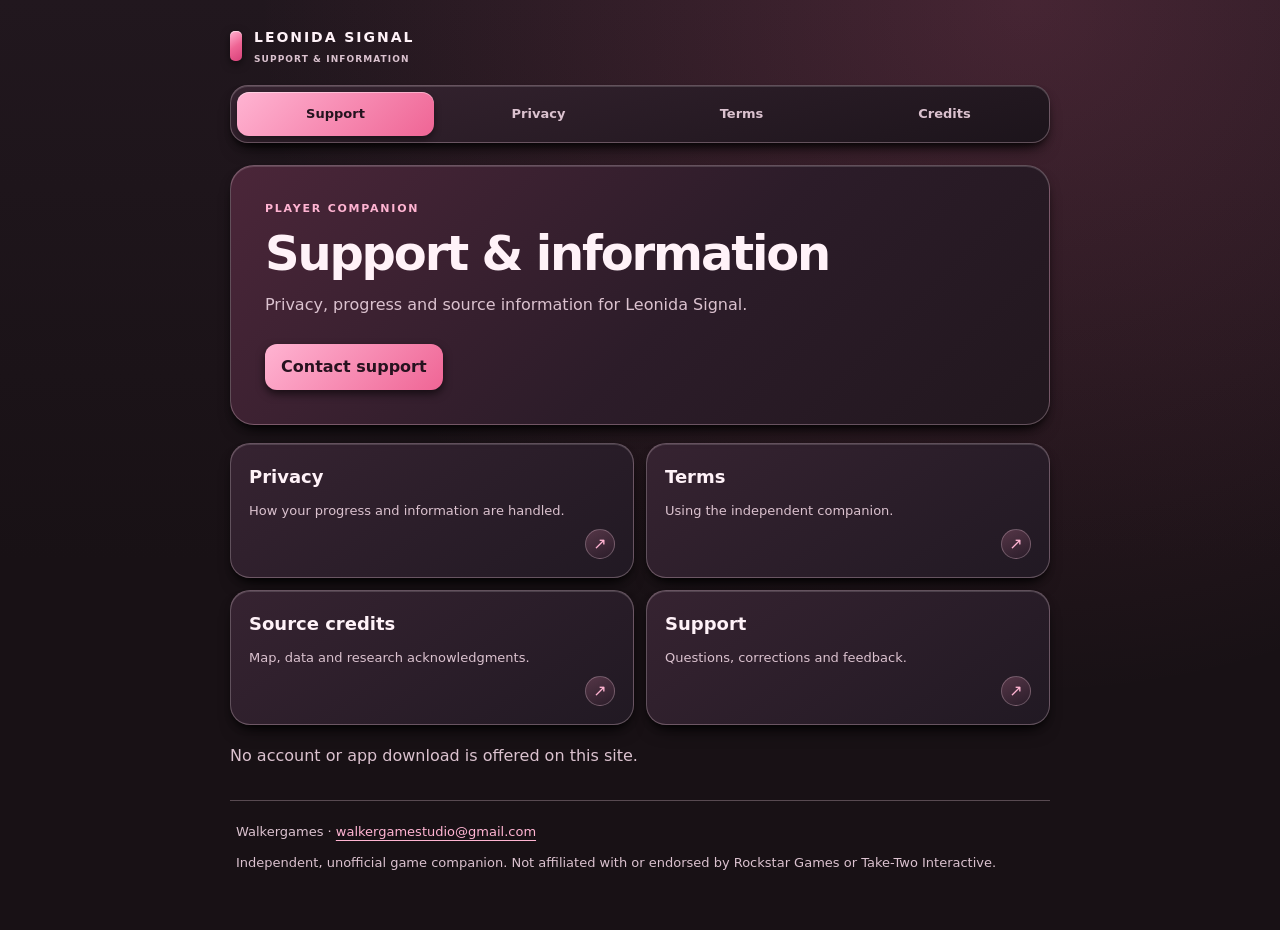
<file: index.html>
<!doctype html>
<html lang="en"><head><meta charset="utf-8"><meta name="viewport" content="width=device-width,initial-scale=1"><meta name="robots" content="noindex,follow"><meta name="theme-color" content="#181115"><meta name="color-scheme" content="dark"><meta http-equiv="Content-Security-Policy" content="default-src 'none'; style-src 'self'; base-uri 'none'; form-action 'none'"><title>Support | Leonida Signal</title><link rel="stylesheet" href="style.css"></head><body><a class="skip" href="#content">Skip to content</a><main id="content"><header><div class="brand"><span>LEONIDA SIGNAL<small>SUPPORT &amp; INFORMATION</small></span></div><nav aria-label="Support pages"><a href="index.html" aria-current="page">Support</a><a href="privacy.html">Privacy</a><a href="terms.html">Terms</a><a href="credits.html">Credits</a></nav></header><div class="intro"><p class="eyebrow">Player companion</p><h1>Support &amp; information</h1><p>Privacy, progress and source information for Leonida Signal.</p><a class="contact" href="mailto:walkergamestudio@gmail.com">Contact support</a></div><div class="bento"><a href="privacy.html"><strong>Privacy</strong><small>How your progress and information are handled.</small><span class="arrow" aria-hidden="true">&#8599;</span></a><a href="terms.html"><strong>Terms</strong><small>Using the independent companion.</small><span class="arrow" aria-hidden="true">&#8599;</span></a><a href="credits.html"><strong>Source credits</strong><small>Map, data and research acknowledgments.</small><span class="arrow" aria-hidden="true">&#8599;</span></a><a href="mailto:walkergamestudio@gmail.com"><strong>Support</strong><small>Questions, corrections and feedback.</small><span class="arrow" aria-hidden="true">&#8599;</span></a></div><p>No account or app download is offered on this site.</p><footer>Walkergames · <a href="mailto:walkergamestudio@gmail.com">walkergamestudio@gmail.com</a><p>Independent, unofficial game companion. Not affiliated with or endorsed by Rockstar Games or Take-Two Interactive.</p></footer></main></body></html>
</file>
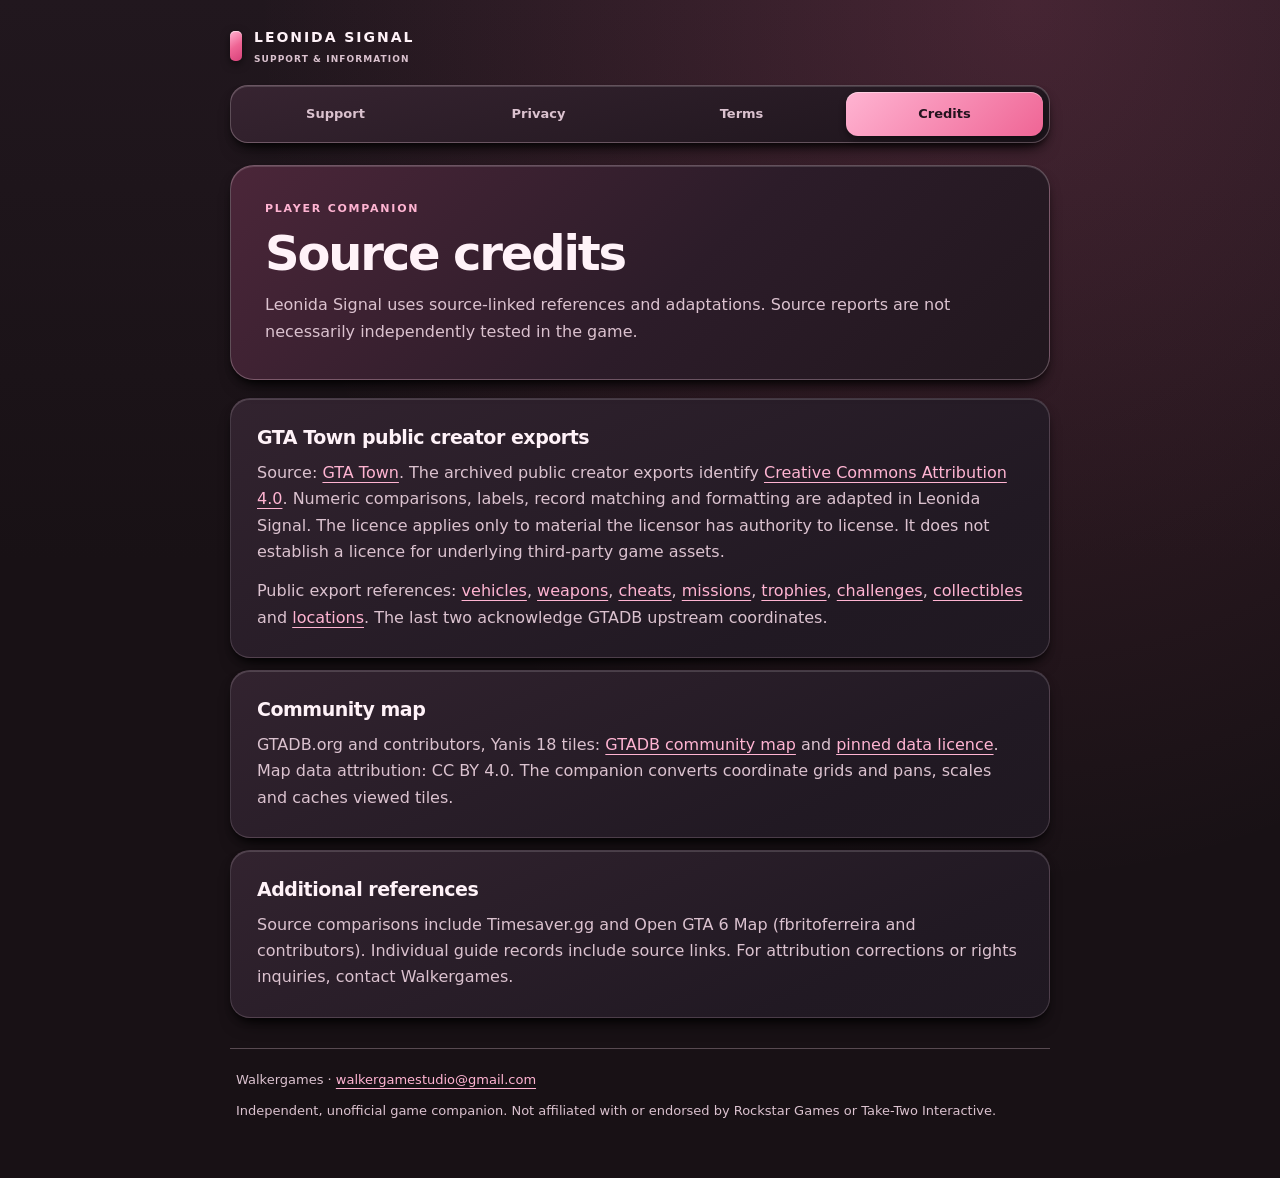
<file: credits.html>
<!doctype html>
<html lang="en"><head><meta charset="utf-8"><meta name="viewport" content="width=device-width,initial-scale=1"><meta name="robots" content="noindex,follow"><meta name="theme-color" content="#181115"><meta name="color-scheme" content="dark"><meta http-equiv="Content-Security-Policy" content="default-src 'none'; style-src 'self'; base-uri 'none'; form-action 'none'"><title>Source credits | Leonida Signal</title><link rel="stylesheet" href="style.css"></head><body><a class="skip" href="#content">Skip to content</a><main id="content"><header><div class="brand"><span>LEONIDA SIGNAL<small>SUPPORT &amp; INFORMATION</small></span></div><nav aria-label="Support pages"><a href="index.html">Support</a><a href="privacy.html">Privacy</a><a href="terms.html">Terms</a><a href="credits.html" aria-current="page">Credits</a></nav></header><div class="intro"><p class="eyebrow">Player companion</p><h1>Source credits</h1><p>Leonida Signal uses source-linked references and adaptations. Source reports are not necessarily independently tested in the game.</p></div><section class="section"><h2>GTA Town public creator exports</h2><p>Source: <a href="https://gtatown.com/">GTA Town</a>. The archived public creator exports identify <a href="https://creativecommons.org/licenses/by/4.0/">Creative Commons Attribution 4.0</a>. Numeric comparisons, labels, record matching and formatting are adapted in Leonida Signal. The licence applies only to material the licensor has authority to license. It does not establish a licence for underlying third-party game assets.</p><p>Public export references: <a href="https://gtatown.com/creators/data/vehicles.json">vehicles</a>, <a href="https://gtatown.com/creators/data/weapons.json">weapons</a>, <a href="https://gtatown.com/creators/data/cheats.json">cheats</a>, <a href="https://gtatown.com/creators/data/missions.json">missions</a>, <a href="https://gtatown.com/creators/data/trophies.json">trophies</a>, <a href="https://gtatown.com/creators/data/challenges.json">challenges</a>, <a href="https://gtatown.com/creators/data/collectibles.json">collectibles</a> and <a href="https://gtatown.com/creators/data/locations.json">locations</a>. The last two acknowledge GTADB upstream coordinates.</p></section><section class="section"><h2>Community map</h2><p>GTADB.org and contributors, Yanis 18 tiles: <a href="https://map.gtadb.org/">GTADB community map</a> and <a href="https://github.com/rolux/gtadb.org/blob/d406fea099e1df2bce42fd6b87eed04bce646629/LICENSE-DATA">pinned data licence</a>. Map data attribution: CC BY 4.0. The companion converts coordinate grids and pans, scales and caches viewed tiles.</p></section><section class="section"><h2>Additional references</h2><p>Source comparisons include Timesaver.gg and Open GTA 6 Map (fbritoferreira and contributors). Individual guide records include source links. For attribution corrections or rights inquiries, contact Walkergames.</p></section><footer>Walkergames · <a href="mailto:walkergamestudio@gmail.com">walkergamestudio@gmail.com</a><p>Independent, unofficial game companion. Not affiliated with or endorsed by Rockstar Games or Take-Two Interactive.</p></footer></main></body></html>
</file>
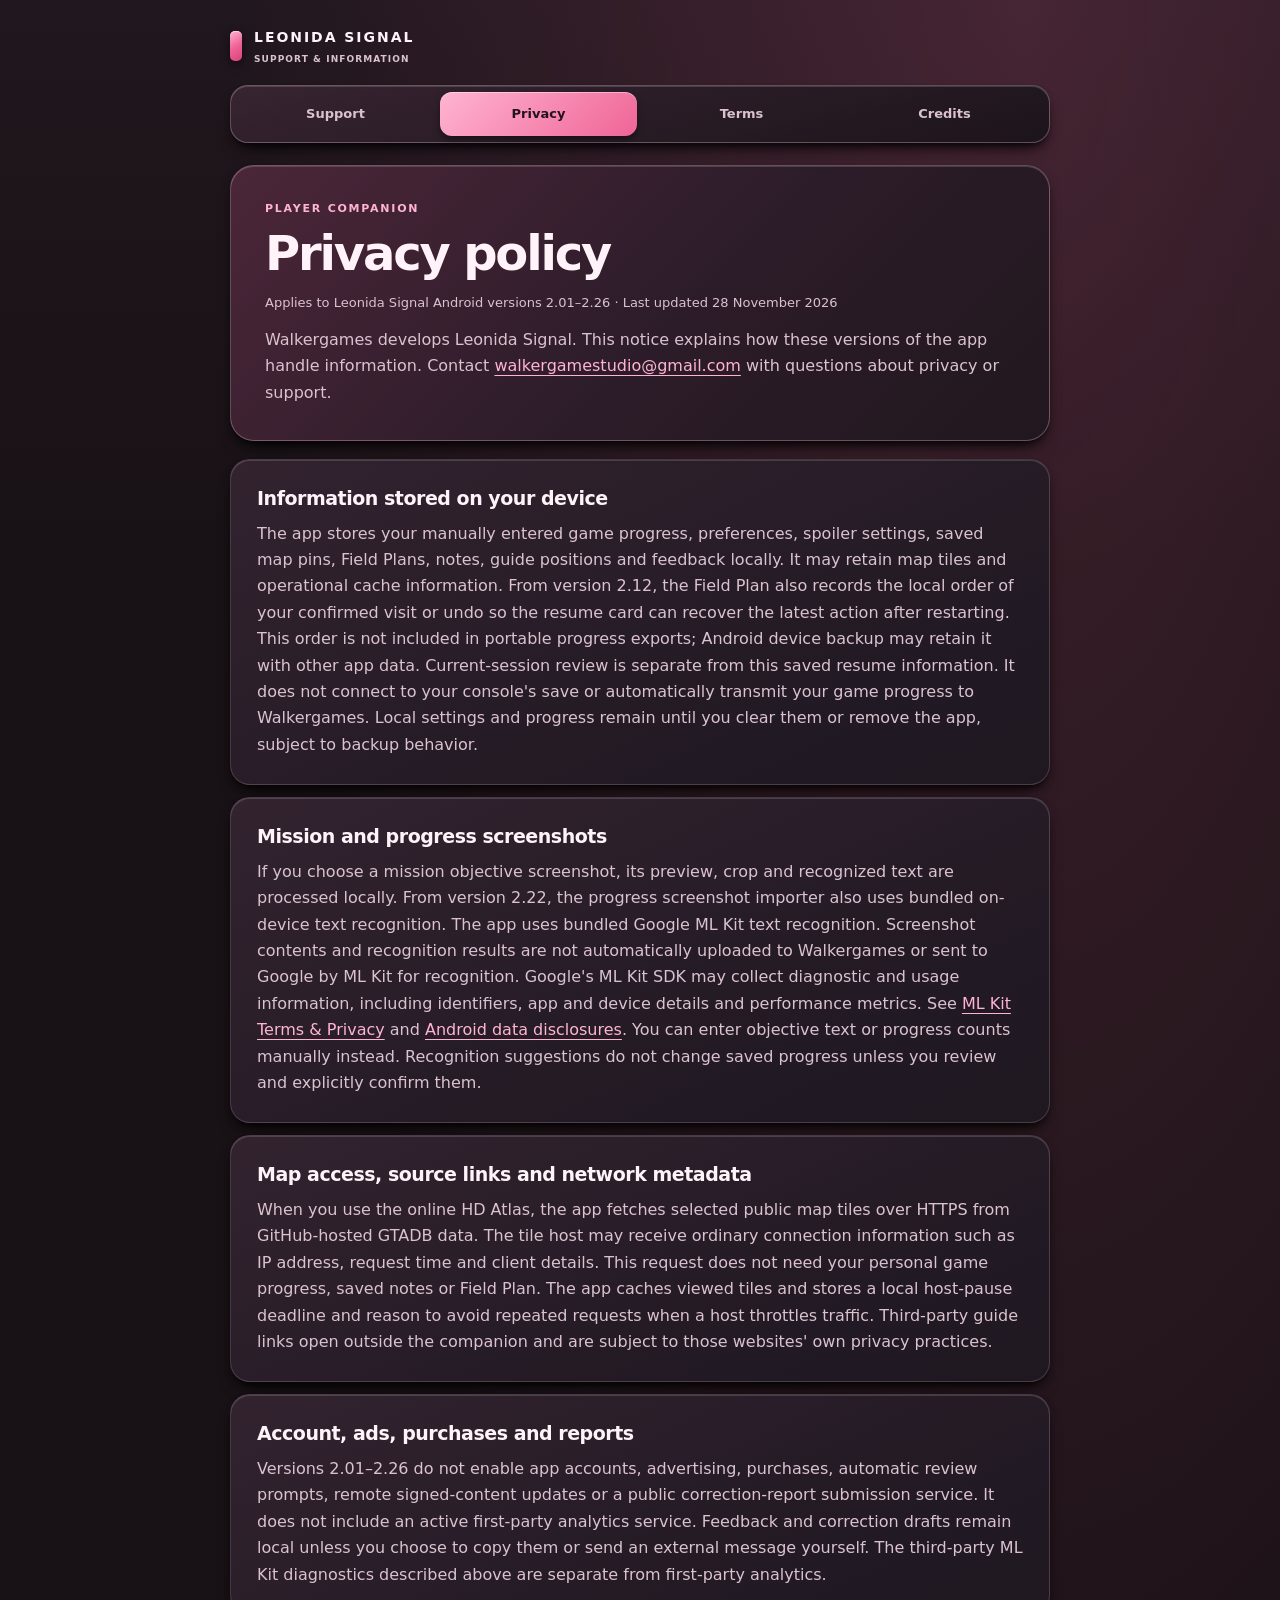
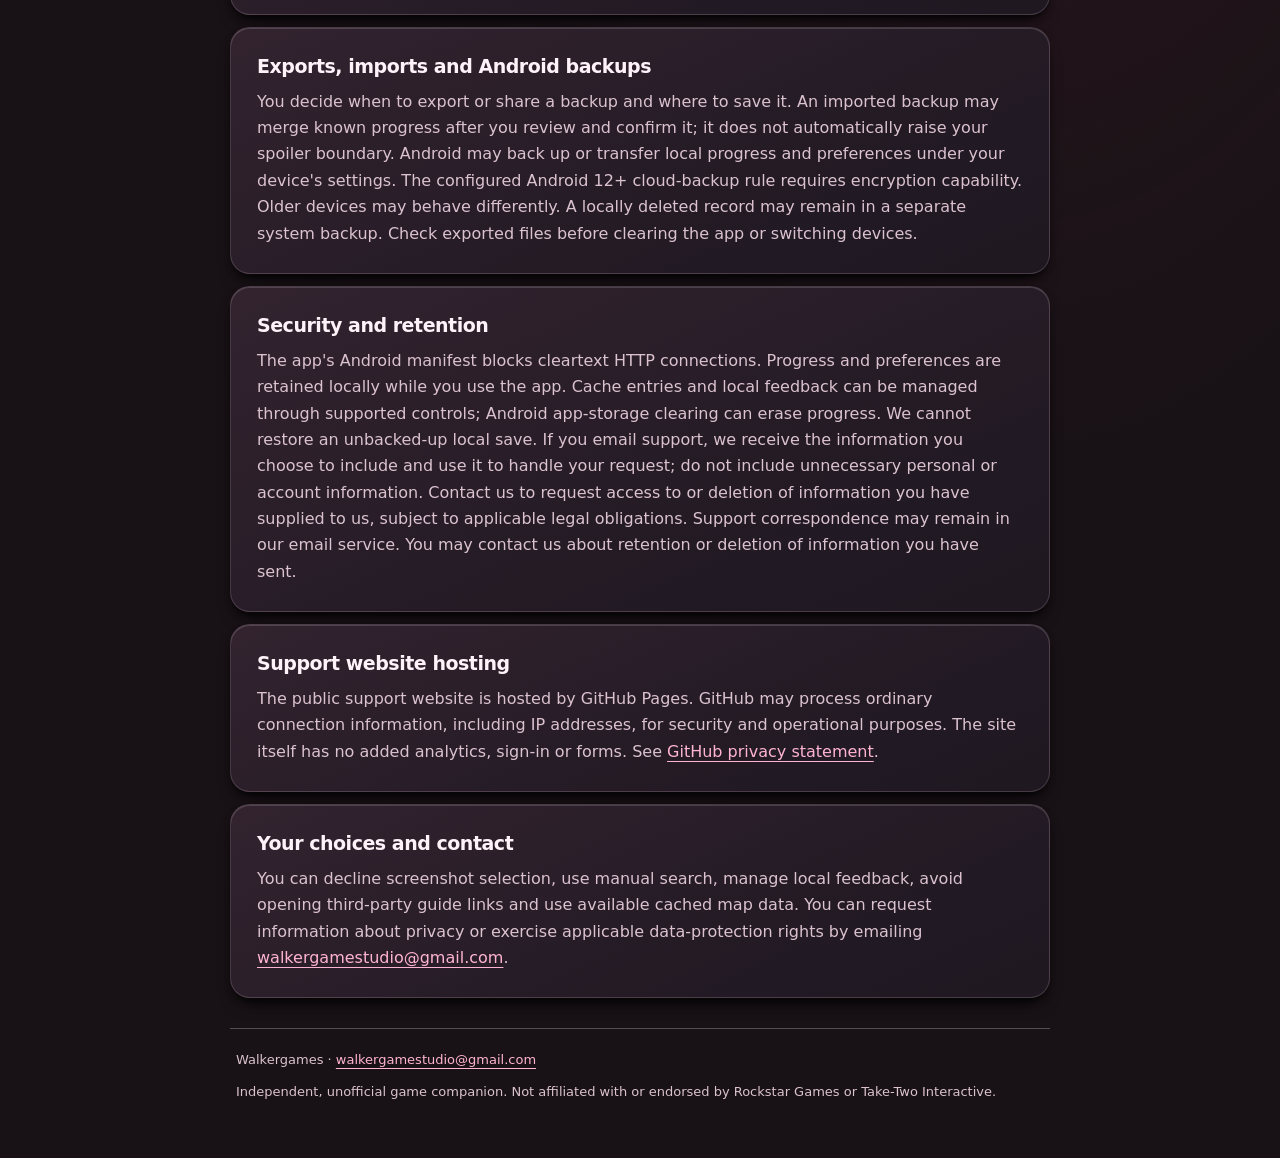
<file: privacy.html>
<!doctype html>
<html lang="en"><head><meta charset="utf-8"><meta name="viewport" content="width=device-width,initial-scale=1"><meta name="robots" content="noindex,follow"><meta name="theme-color" content="#181115"><meta name="color-scheme" content="dark"><meta http-equiv="Content-Security-Policy" content="default-src 'none'; style-src 'self'; base-uri 'none'; form-action 'none'"><title>Privacy policy | Leonida Signal</title><link rel="stylesheet" href="style.css"></head><body><a class="skip" href="#content">Skip to content</a><main id="content"><header><div class="brand"><span>LEONIDA SIGNAL<small>SUPPORT &amp; INFORMATION</small></span></div><nav aria-label="Support pages"><a href="index.html">Support</a><a href="privacy.html" aria-current="page">Privacy</a><a href="terms.html">Terms</a><a href="credits.html">Credits</a></nav></header><div class="intro"><p class="eyebrow">Player companion</p><h1>Privacy policy</h1><p class="meta">Applies to Leonida Signal Android versions 2.01–2.26 · Last updated 28 November 2026</p>
<p>Walkergames develops Leonida Signal. This notice explains how these versions of the app handle information. Contact <a href="mailto:walkergamestudio@gmail.com">walkergamestudio@gmail.com</a> with questions about privacy or support.</p>
</div><section class="section"><h2>Information stored on your device</h2><p>The app stores your manually entered game progress, preferences, spoiler settings, saved map pins, Field Plans, notes, guide positions and feedback locally. It may retain map tiles and operational cache information. From version 2.12, the Field Plan also records the local order of your confirmed visit or undo so the resume card can recover the latest action after restarting. This order is not included in portable progress exports; Android device backup may retain it with other app data. Current-session review is separate from this saved resume information. It does not connect to your console's save or automatically transmit your game progress to Walkergames. Local settings and progress remain until you clear them or remove the app, subject to backup behavior.</p>
</section><section class="section"><h2>Mission and progress screenshots</h2><p>If you choose a mission objective screenshot, its preview, crop and recognized text are processed locally. From version 2.22, the progress screenshot importer also uses bundled on-device text recognition. The app uses bundled Google ML Kit text recognition. Screenshot contents and recognition results are not automatically uploaded to Walkergames or sent to Google by ML Kit for recognition. Google's ML Kit SDK may collect diagnostic and usage information, including identifiers, app and device details and performance metrics. See <a href="https://developers.google.com/ml-kit/terms">ML Kit Terms &amp; Privacy</a> and <a href="https://developers.google.com/ml-kit/android-data-disclosure">Android data disclosures</a>. You can enter objective text or progress counts manually instead. Recognition suggestions do not change saved progress unless you review and explicitly confirm them.</p>
</section><section class="section"><h2>Map access, source links and network metadata</h2><p>When you use the online HD Atlas, the app fetches selected public map tiles over HTTPS from GitHub-hosted GTADB data. The tile host may receive ordinary connection information such as IP address, request time and client details. This request does not need your personal game progress, saved notes or Field Plan. The app caches viewed tiles and stores a local host-pause deadline and reason to avoid repeated requests when a host throttles traffic. Third-party guide links open outside the companion and are subject to those websites' own privacy practices.</p>
</section><section class="section"><h2>Account, ads, purchases and reports</h2><p>Versions 2.01–2.26 do not enable app accounts, advertising, purchases, automatic review prompts, remote signed-content updates or a public correction-report submission service. It does not include an active first-party analytics service. Feedback and correction drafts remain local unless you choose to copy them or send an external message yourself. The third-party ML Kit diagnostics described above are separate from first-party analytics.</p>
</section><section class="section"><h2>Exports, imports and Android backups</h2><p>You decide when to export or share a backup and where to save it. An imported backup may merge known progress after you review and confirm it; it does not automatically raise your spoiler boundary. Android may back up or transfer local progress and preferences under your device's settings. The configured Android 12+ cloud-backup rule requires encryption capability. Older devices may behave differently. A locally deleted record may remain in a separate system backup. Check exported files before clearing the app or switching devices.</p>
</section><section class="section"><h2>Security and retention</h2><p>The app's Android manifest blocks cleartext HTTP connections. Progress and preferences are retained locally while you use the app. Cache entries and local feedback can be managed through supported controls; Android app-storage clearing can erase progress. We cannot restore an unbacked-up local save. If you email support, we receive the information you choose to include and use it to handle your request; do not include unnecessary personal or account information. Contact us to request access to or deletion of information you have supplied to us, subject to applicable legal obligations. Support correspondence may remain in our email service. You may contact us about retention or deletion of information you have sent.</p>
</section><section class="section"><h2>Support website hosting</h2><p>The public support website is hosted by GitHub Pages. GitHub may process ordinary connection information, including IP addresses, for security and operational purposes. The site itself has no added analytics, sign-in or forms. See <a href="https://docs.github.com/en/site-policy/privacy-policies/github-general-privacy-statement">GitHub privacy statement</a>.</p></section><section class="section"><h2>Your choices and contact</h2><p>You can decline screenshot selection, use manual search, manage local feedback, avoid opening third-party guide links and use available cached map data. You can request information about privacy or exercise applicable data-protection rights by emailing <a href="mailto:walkergamestudio@gmail.com">walkergamestudio@gmail.com</a>.</p></section><footer>Walkergames · <a href="mailto:walkergamestudio@gmail.com">walkergamestudio@gmail.com</a><p>Independent, unofficial game companion. Not affiliated with or endorsed by Rockstar Games or Take-Two Interactive.</p></footer></main></body></html>
</file>
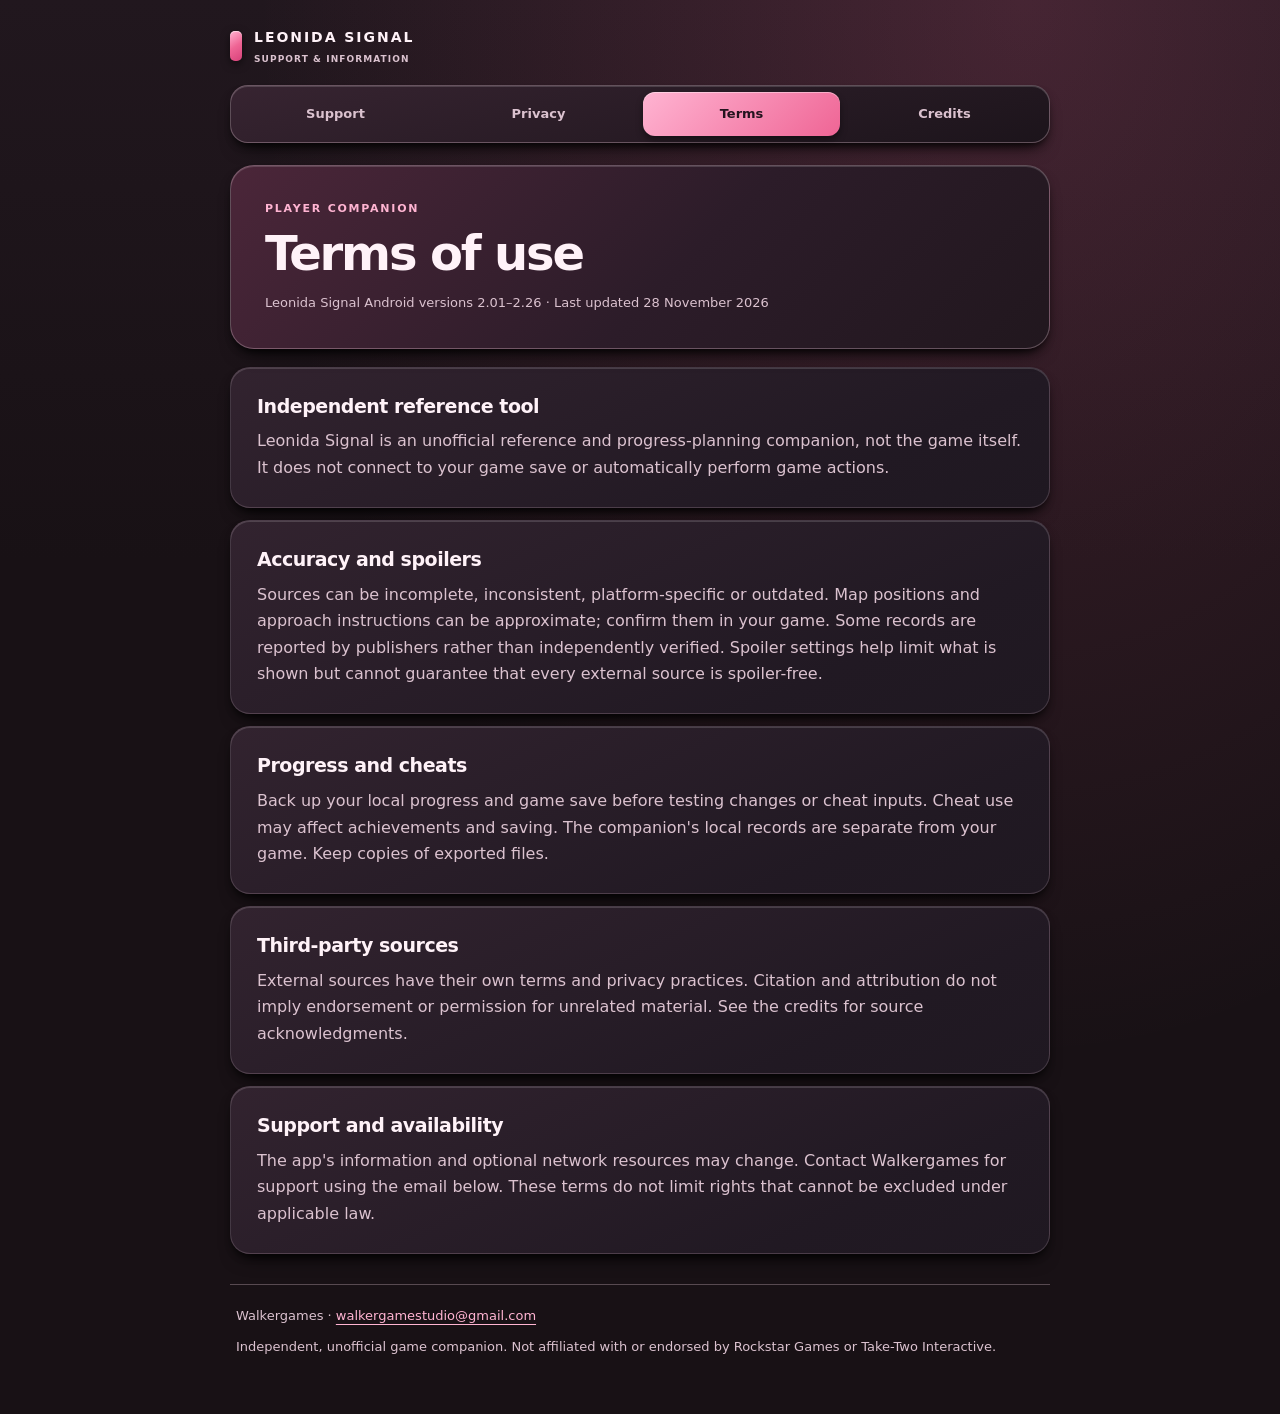
<file: terms.html>
<!doctype html>
<html lang="en"><head><meta charset="utf-8"><meta name="viewport" content="width=device-width,initial-scale=1"><meta name="robots" content="noindex,follow"><meta name="theme-color" content="#181115"><meta name="color-scheme" content="dark"><meta http-equiv="Content-Security-Policy" content="default-src 'none'; style-src 'self'; base-uri 'none'; form-action 'none'"><title>Terms of use | Leonida Signal</title><link rel="stylesheet" href="style.css"></head><body><a class="skip" href="#content">Skip to content</a><main id="content"><header><div class="brand"><span>LEONIDA SIGNAL<small>SUPPORT &amp; INFORMATION</small></span></div><nav aria-label="Support pages"><a href="index.html">Support</a><a href="privacy.html">Privacy</a><a href="terms.html" aria-current="page">Terms</a><a href="credits.html">Credits</a></nav></header><div class="intro"><p class="eyebrow">Player companion</p><h1>Terms of use</h1><p class="meta">Leonida Signal Android versions 2.01–2.26 · Last updated 28 November 2026</p></div><section class="section"><h2>Independent reference tool</h2><p>Leonida Signal is an unofficial reference and progress-planning companion, not the game itself. It does not connect to your game save or automatically perform game actions.</p></section><section class="section"><h2>Accuracy and spoilers</h2><p>Sources can be incomplete, inconsistent, platform-specific or outdated. Map positions and approach instructions can be approximate; confirm them in your game. Some records are reported by publishers rather than independently verified. Spoiler settings help limit what is shown but cannot guarantee that every external source is spoiler-free.</p></section><section class="section"><h2>Progress and cheats</h2><p>Back up your local progress and game save before testing changes or cheat inputs. Cheat use may affect achievements and saving. The companion's local records are separate from your game. Keep copies of exported files.</p></section><section class="section"><h2>Third-party sources</h2><p>External sources have their own terms and privacy practices. Citation and attribution do not imply endorsement or permission for unrelated material. See the credits for source acknowledgments.</p></section><section class="section"><h2>Support and availability</h2><p>The app's information and optional network resources may change. Contact Walkergames for support using the email below. These terms do not limit rights that cannot be excluded under applicable law.</p></section><footer>Walkergames · <a href="mailto:walkergamestudio@gmail.com">walkergamestudio@gmail.com</a><p>Independent, unofficial game companion. Not affiliated with or endorsed by Rockstar Games or Take-Two Interactive.</p></footer></main></body></html>
</file>
<file: style.css>
/* Leonida Signal: app-matched dark surfaces, pink gradients and tight depth.
   No external fonts, images, libraries or tracking. */
:root{color-scheme:dark;--ink:#181115;--panel:#21171e;--text:#fff2f8;--muted:#dbc2cf;--pink:#ef6595;--light:#ffb4d2;--deep:#d8417a;--rim:rgba(255,221,238,.28);--depth:inset 0 1px 0 rgba(255,255,255,.15),0 5px 9px -4px rgba(0,0,0,.9),0 11px 19px -10px rgba(0,0,0,.96)}
*{box-sizing:border-box}html{background:var(--ink);font:16px/1.65 system-ui,-apple-system,BlinkMacSystemFont,"Segoe UI",sans-serif;color:var(--text)}body{margin:0;background:radial-gradient(ellipse at 80% 0,rgba(239,101,149,.18),transparent 48rem),linear-gradient(180deg,#21171e,#181115 35rem)}main{width:min(100% - 32px,820px);margin:auto;padding:18px 0 56px}header{padding:8px 0 22px;display:flex;flex-direction:column;gap:18px}.brand{font-size:14px;font-weight:900;letter-spacing:.14em;color:#fff2f8;display:flex;align-items:center;gap:12px}.brand:before{content:"";width:12px;height:30px;border-radius:5px;background:linear-gradient(145deg,#ffb4d2,#ef6595,#d8417a);box-shadow:0 3px 8px #0008,inset 0 1px 0 #fff8}.brand span{display:block}.brand small{display:block;font-size:9px;letter-spacing:.12em;font-weight:650;color:var(--muted);margin-top:3px}nav{display:grid;grid-template-columns:repeat(4,minmax(0,1fr));gap:6px;background:linear-gradient(165deg,#372431,#1c141b);padding:6px;border:1px solid var(--rim);border-radius:18px;box-shadow:var(--depth)}nav a{min-width:0;min-height:44px;display:flex;align-items:center;justify-content:center;text-decoration:none;font-size:13px;font-weight:700;border-radius:12px;color:var(--muted)}nav a[aria-current=page]{color:#24131e;background:linear-gradient(135deg,#ffb4d2,#ef6595);box-shadow:inset 0 1px 0 #fff6,0 4px 7px #0006}nav a:hover:not([aria-current]){background:#fff1;color:var(--text)}.intro{position:relative;overflow:hidden;background:linear-gradient(135deg,#4b2639 0%,#2c1c29 55%,#21171e 100%);border:1px solid var(--rim);border-radius:24px;padding:clamp(20px,4vw,34px);box-shadow:var(--depth);margin:0 0 18px}.eyebrow{color:var(--light);font-size:11px;font-weight:800;letter-spacing:.16em;text-transform:uppercase;margin:0 0 8px}h1{font-size:clamp(31px,6vw,48px);letter-spacing:-.045em;line-height:1.13;margin:0 0 12px;font-weight:850}h2{font-size:19px;line-height:1.3;letter-spacing:-.025em;margin:0 0 10px;font-weight:750}p{margin:0 0 13px;color:var(--muted)}p:last-child{margin-bottom:0}a{color:var(--light);text-underline-offset:4px;overflow-wrap:anywhere}a:focus-visible{outline:2px solid var(--light);outline-offset:4px}.section{background:linear-gradient(155deg,#32232f,#211923 75%,#1f1821);border:1px solid rgba(255,221,238,.16);border-radius:20px;padding:clamp(18px,3vw,26px);margin:12px 0;box-shadow:var(--depth)}.meta{font-size:13px;color:var(--muted)}.bento{display:grid;grid-template-columns:1fr 1fr;gap:12px;margin:18px 0}.bento a{display:flex;flex-direction:column;min-height:126px;gap:8px;padding:18px;border:1px solid var(--rim);background:linear-gradient(145deg,#362331,#211923);border-radius:20px;text-decoration:none;box-shadow:var(--depth);color:var(--text)}.bento strong{font-size:18px}.bento small{color:var(--muted);font-size:13px}.bento .arrow{margin-top:auto;align-self:flex-end;display:grid;place-items:center;width:30px;height:30px;background:linear-gradient(155deg,#553647,#2b1d2a);border:1px solid var(--rim);border-radius:50%;color:var(--light)}.contact{display:inline-flex;align-items:center;min-height:44px;margin-top:12px;padding:10px 16px;border-radius:12px;background:linear-gradient(135deg,#ffb4d2,#ef6595);color:#27121f;text-decoration:none;font-weight:800;box-shadow:0 4px 9px #0009;max-width:100%}footer{border-top:1px solid var(--rim);padding:20px 6px 0;margin-top:30px;font-size:13px;color:var(--muted)}footer p{margin-top:10px}.skip{position:absolute;left:-9999px}.skip:focus{left:12px;top:8px;background:#21171e;padding:10px;z-index:10}@media(max-width:370px){main{width:calc(100% - 22px)}nav a{font-size:12px}.bento{grid-template-columns:1fr}.intro{padding:20px}}@media(prefers-reduced-motion:reduce){*{scroll-behavior:auto}}
</file>
